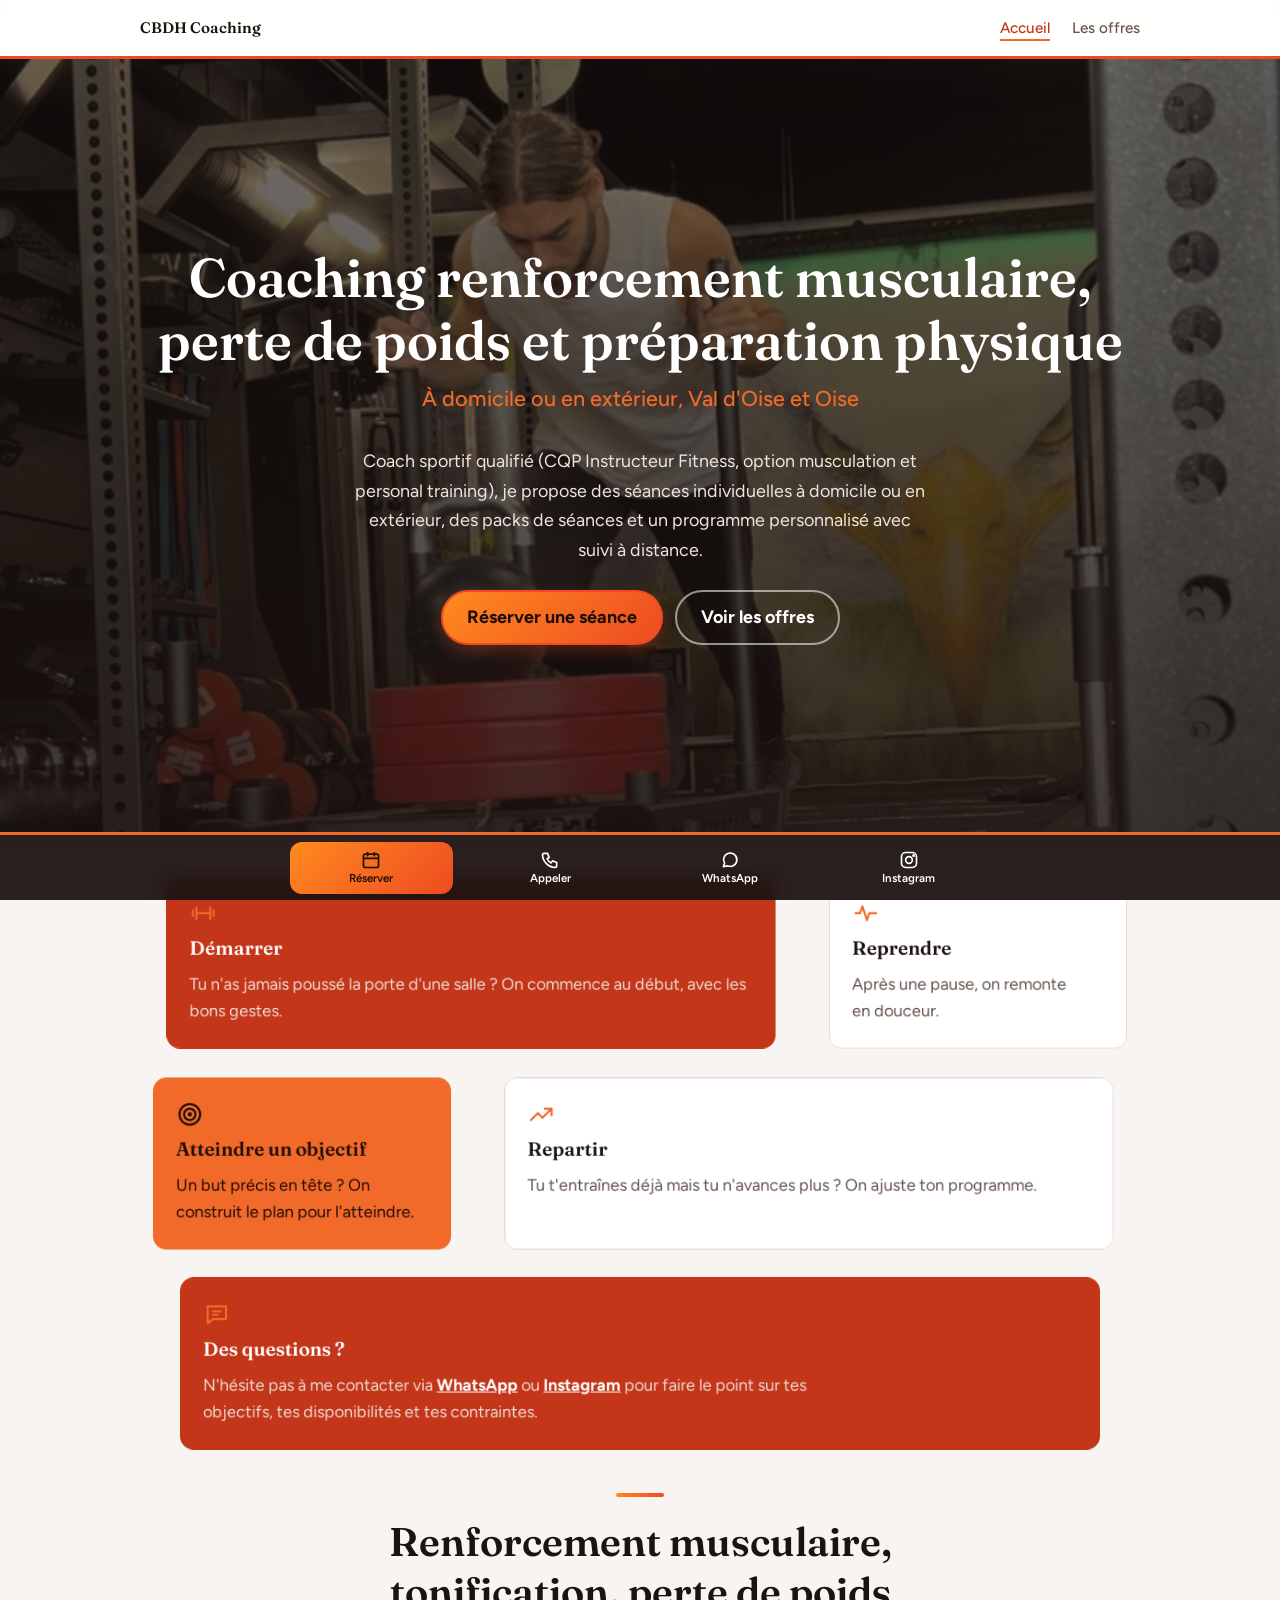
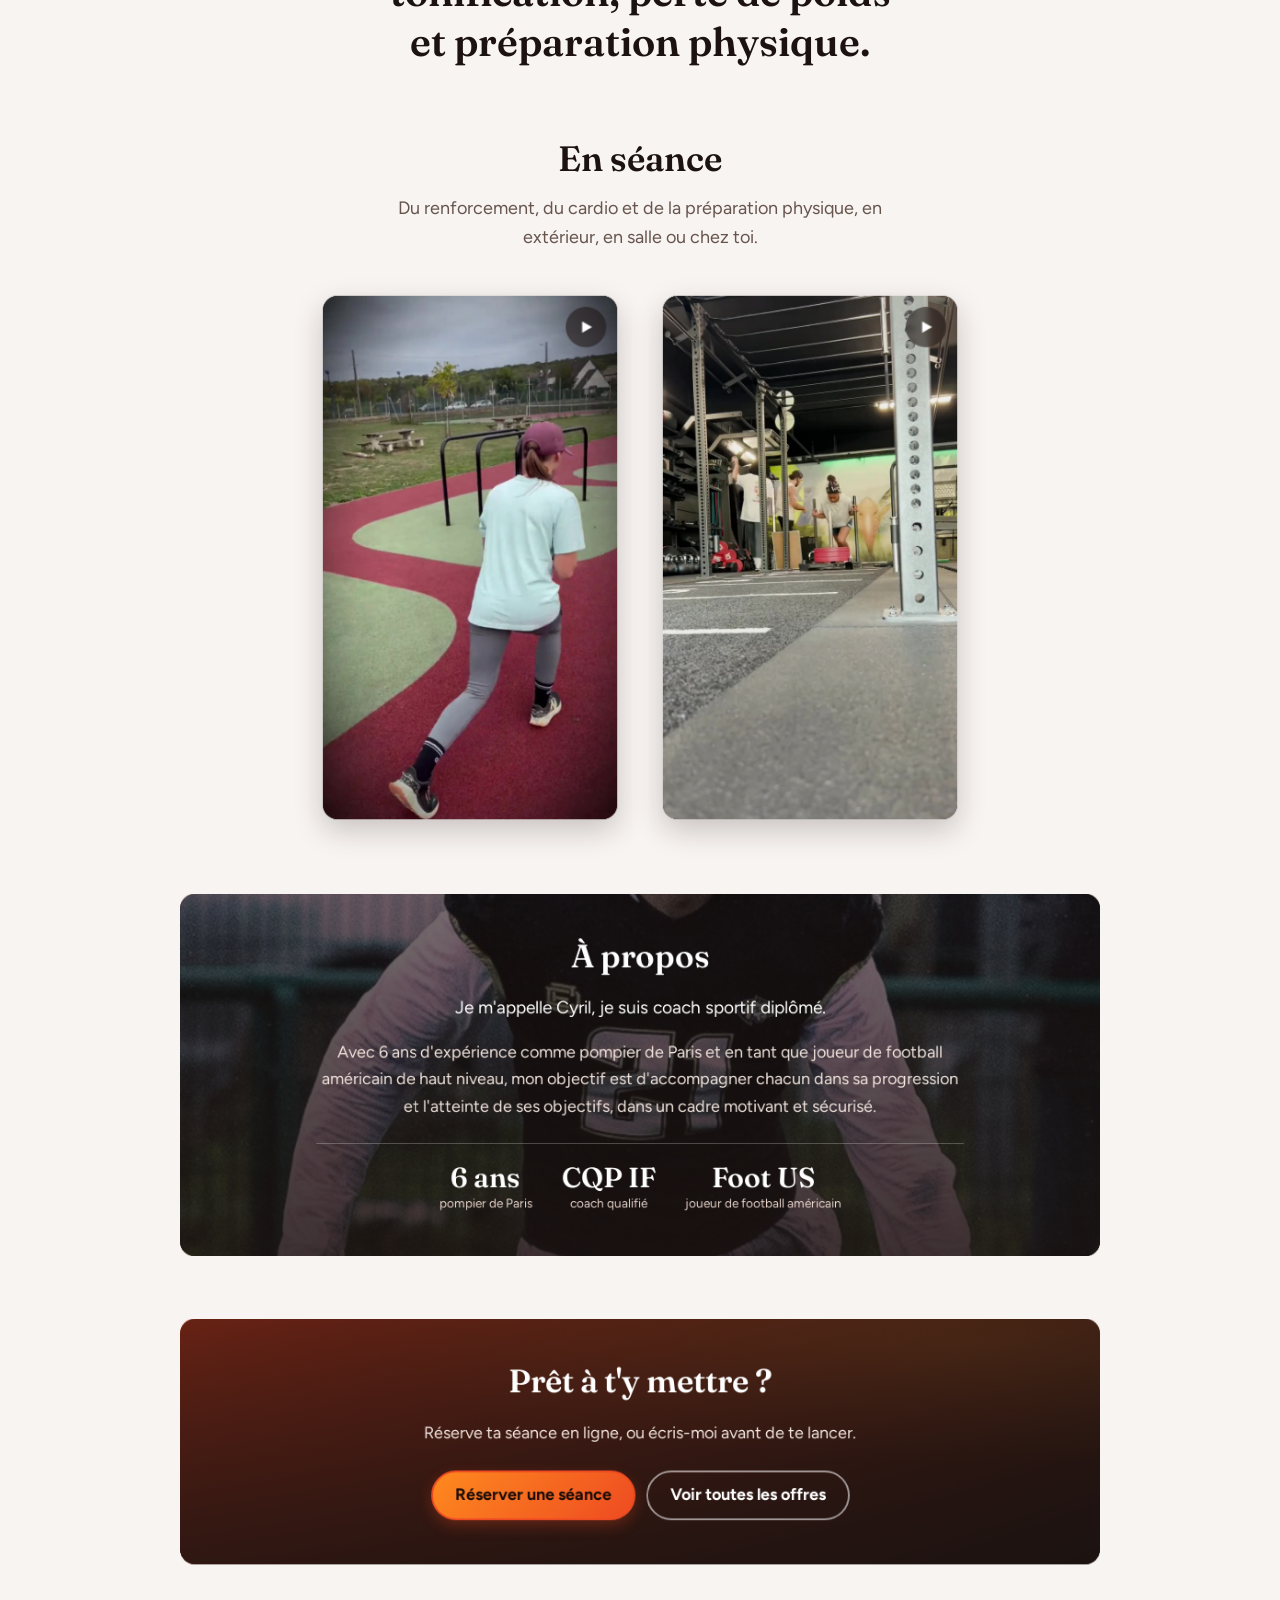
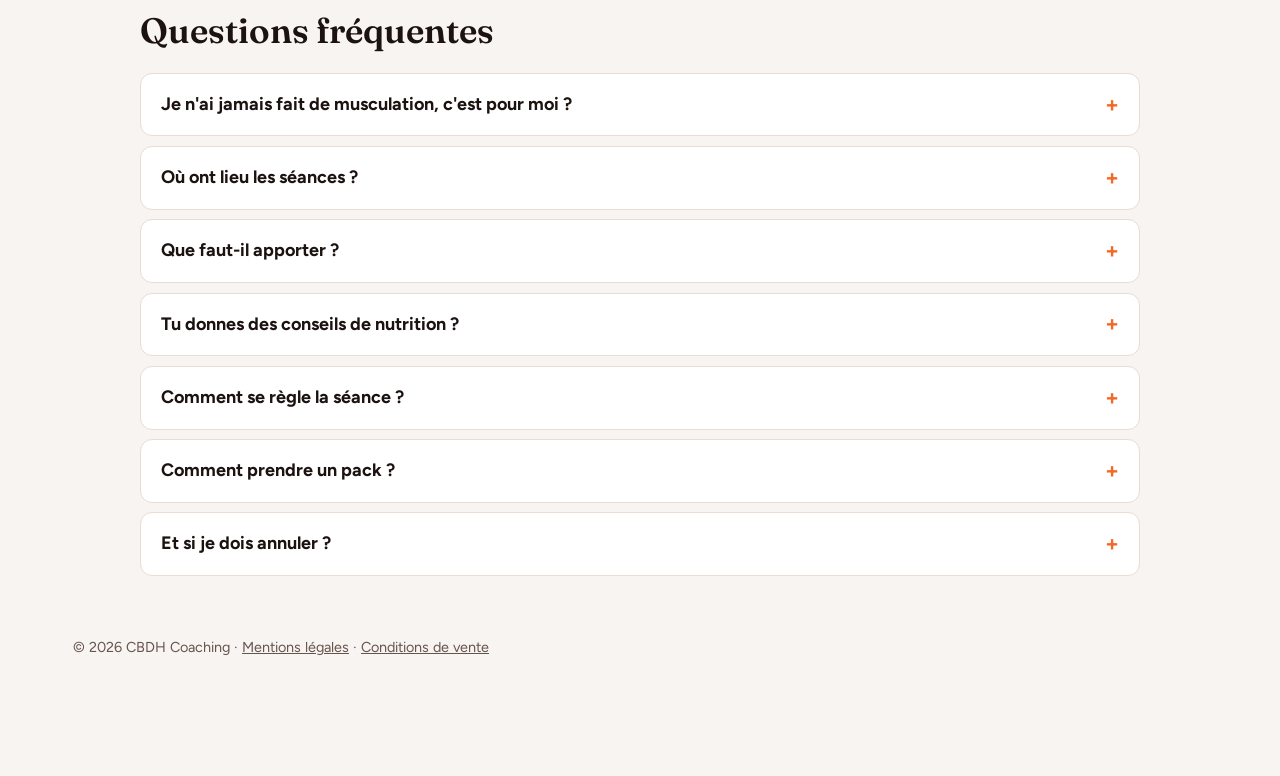
<file: index.html>
<!doctype html>
<html lang="fr">
  <head>
    <meta charset="utf-8" />
    <meta
      name="viewport"
      content="width=device-width, initial-scale=1, viewport-fit=cover"
    />
    <title>
      CBDH Coaching – Coaching renforcement musculaire, perte de poids et
      préparation physique à domicile
    </title>
    <meta
      name="description"
      content="Coaching privé de renforcement musculaire, perte de poids et préparation physique, à domicile ou en extérieur dans le Val d'Oise et l'Oise. Réservation en ligne."
    />
    <link rel="icon" href="images/favicon.svg?v=2" type="image/svg+xml" />
    <link
      rel="icon"
      href="images/favicon-48.png?v=2"
      type="image/png"
      sizes="48x48"
    />
    <link rel="apple-touch-icon" href="images/apple-touch-icon.png?v=2" />
    <meta property="og:type" content="website" />
    <meta property="og:locale" content="fr_FR" />
    <meta
      property="og:title"
      content="CBDH Coaching – Coaching renforcement musculaire, perte de poids et préparation physique"
    />
    <meta
      property="og:description"
      content="À domicile ou en extérieur, dans le Val d'Oise et l'Oise. Réservation en ligne."
    />
    <meta
      property="og:image"
      content="https://cbdhcoaching.vercel.app/images/partage.png"
    />
    <meta property="og:url" content="https://cbdhcoaching.vercel.app/" />
    <meta name="twitter:card" content="summary_large_image" />
    <script type="application/ld+json">
      {
        "@context": "https://schema.org",
        "@type": "ProfessionalService",
        "name": "CBDH Coaching",
        "description": "Coaching privé de renforcement musculaire, de perte de poids et de préparation physique, à domicile ou en extérieur, dans le Val d'Oise et l'Oise.",
        "founder": { "@type": "Person", "name": "Cyril Bonnet d'Hulster" },
        "areaServed": ["Val d'Oise", "Oise"],
        "email": "cyrilbdhcoaching@gmail.com",
        "telephone": "+33640977507",
        "url": "https://cbdhcoaching.vercel.app/",
        "sameAs": ["https://www.instagram.com/_cbdh_/"]
      }
    </script>
    <link rel="preconnect" href="https://fonts.googleapis.com" />
    <link rel="preconnect" href="https://fonts.gstatic.com" crossorigin />
    <link
      href="https://fonts.googleapis.com/css2?family=Figtree:wght@400;500;700&family=Fraunces:wght@600&display=swap"
      rel="stylesheet"
    />
    <link rel="stylesheet" href="css/style.css" />
  </head>
  <body>
    <header class="entete">
      <div class="conteneur">
        <a class="marque" href="index.html"><span>CBDH Coaching</span></a>
        <nav class="nav" aria-label="Navigation principale">
          <a href="index.html" aria-current="page">Accueil</a>
          <a href="offre.html">Les offres</a>
        </nav>
      </div>
    </header>

    <main>
      <section class="hero sur-fond">
        <figure class="fond">
          <img src="images/hero.jpg" alt="" onerror="this.remove()" />
        </figure>
        <div class="conteneur">
          <h1>
            Coaching renforcement musculaire, perte de poids et préparation
            physique<span class="h1-lieu"
              >À domicile ou en extérieur, Val d'Oise et Oise</span
            >
          </h1>
          <p>
            Coach sportif qualifié (CQP Instructeur Fitness, option musculation
            et personal training), je propose des séances individuelles à
            domicile ou en extérieur, des packs de séances et un programme
            personnalisé avec suivi à distance.
          </p>
          <div class="groupe-boutons">
            <a
              class="bouton"
              href="https://calendly.com/cbdhcoaching/seance-coaching"
              target="_blank"
              rel="noopener"
              >Réserver une séance</a
            >
            <a class="bouton clair" href="offre.html">Voir les offres</a>
          </div>
        </div>
      </section>

      <section class="bloc" id="pour-qui" aria-label="Pour qui">
        <div class="conteneur">
          <div class="mosaique">
            <div class="tuile sombre carte l4">
              <svg class="icone" viewBox="0 0 24 24" aria-hidden="true">
                <path d="M6 7v10M18 7v10M3 9.5v5M21 9.5v5M6 12h12" />
              </svg>
              <h3>Démarrer</h3>
              <p>
                Tu n'as jamais poussé la porte d'une salle&nbsp;? On commence au
                début, avec les bons gestes.
              </p>
            </div>
            <div class="tuile carte l2">
              <svg class="icone" viewBox="0 0 24 24" aria-hidden="true">
                <path d="M3 12h4l2-6 4 12 2-6h6" />
              </svg>
              <h3>Reprendre</h3>
              <p>Après une pause, on remonte en douceur.</p>
            </div>
            <div class="tuile ambre carte l2">
              <svg class="icone" viewBox="0 0 24 24" aria-hidden="true">
                <circle cx="12" cy="12" r="9" />
                <circle cx="12" cy="12" r="5" />
                <circle cx="12" cy="12" r="1" />
              </svg>
              <h3>Atteindre un objectif</h3>
              <p>
                Un but précis en tête&nbsp;? On construit le plan pour
                l'atteindre.
              </p>
            </div>
            <div class="tuile carte l4">
              <svg class="icone" viewBox="0 0 24 24" aria-hidden="true">
                <path d="M3 17l6-6 4 4 8-8M15 7h6v6" />
              </svg>
              <h3>Repartir</h3>
              <p>
                Tu t'entraînes déjà mais tu n'avances plus&nbsp;? On ajuste ton
                programme.
              </p>
            </div>
            <div class="tuile sombre carte l6 tuile-contact">
              <svg class="icone" viewBox="0 0 24 24" aria-hidden="true">
                <path d="M4 5h16v11H9l-5 4z" />
                <path d="M8.5 9.5h7M8.5 12.5h4" />
              </svg>
              <h3>Des questions&nbsp;?</h3>
              <p>
                N'hésite pas à me contacter via
                <a
                  href="https://wa.me/33640977507"
                  target="_blank"
                  rel="noopener"
                  >WhatsApp</a
                >
                ou
                <a
                  href="https://www.instagram.com/_cbdh_/"
                  target="_blank"
                  rel="noopener"
                  >Instagram</a
                >
                pour faire le point sur tes objectifs, tes disponibilités et tes
                contraintes.
              </p>
            </div>
          </div>
        </div>
      </section>

      <section
        class="bloc"
        style="padding-top: 0"
        aria-label="Domaines d'intervention"
      >
        <div class="conteneur">
          <p class="phrase">
            Renforcement musculaire, tonification, perte de poids et préparation
            physique.
          </p>
        </div>
      </section>

      <section class="bloc" id="en-seance" aria-label="En séance">
        <div class="conteneur">
          <h2 class="titre-centre">En séance</h2>
          <p class="intro-centre">
            Du renforcement, du cardio et de la préparation physique, en
            extérieur, en salle ou chez toi.
          </p>
          <!-- Pour ajouter une vidéo : copier un bloc <div class="video-carte carte"> ci-dessous, avec videos/seance-3.mp4 et images/seance-3.jpg. Le carrousel s'adapte tout seul. -->
          <div class="videos" id="videos">
            <div class="video-carte carte">
              <video
                muted
                loop
                playsinline
                preload="metadata"
                poster="images/seance.jpg"
                width="720"
                height="1280"
                aria-label="Séance de coaching en extérieur"
              >
                <source src="videos/seance.mp4" type="video/mp4" />
              </video>
            </div>
            <div class="video-carte carte">
              <video
                muted
                loop
                playsinline
                preload="metadata"
                poster="images/seance-2.jpg"
                width="720"
                height="1280"
                aria-label="Séance de coaching en salle"
              >
                <source src="videos/seance-2.mp4" type="video/mp4" />
              </video>
            </div>
          </div>
        </div>
      </section>

      <section class="bloc" id="a-propos" style="padding-top: 0">
        <div class="conteneur">
          <div class="panneau photo-droite sur-fond carte">
            <figure class="fond">
              <img
                src="images/portrait.jpg"
                alt="Cyril, joueur de football américain, en action"
                loading="lazy"
                onerror="this.remove()"
              />
            </figure>
            <div class="contenu">
              <h2>À propos</h2>
              <p class="chapeau">
                Je m'appelle Cyril, je suis coach sportif diplômé.
              </p>
              <p>
                Avec 6 ans d'expérience comme pompier de Paris et en tant que
                joueur de football américain de haut niveau, mon objectif est
                d'accompagner chacun dans sa progression et l'atteinte de ses
                objectifs, dans un cadre motivant et sécurisé.
              </p>
              <dl class="chiffres">
                <div>
                  <dt>6 ans</dt>
                  <dd>pompier de Paris</dd>
                </div>
                <div>
                  <dt>CQP IF</dt>
                  <dd>coach qualifié</dd>
                </div>
                <div>
                  <dt>Foot US</dt>
                  <dd>joueur de football américain</dd>
                </div>
              </dl>
            </div>
          </div>
        </div>
      </section>

      <section class="bloc" style="padding-top: 0">
        <div class="conteneur">
          <div class="panneau sur-fond carte">
            <div class="contenu">
              <h2>Prêt à t'y mettre&nbsp;?</h2>
              <p>
                Réserve ta séance en ligne, ou écris-moi avant de te lancer.
              </p>
              <div class="groupe-boutons">
                <a
                  class="bouton"
                  href="https://calendly.com/cbdhcoaching/seance-coaching"
                  target="_blank"
                  rel="noopener"
                  >Réserver une séance</a
                >
                <a class="bouton clair" href="offre.html"
                  >Voir toutes les offres</a
                >
              </div>
            </div>
          </div>
        </div>
      </section>

      <section class="bloc" id="faq" style="padding-top: 0">
        <div class="conteneur">
          <h2>Questions fréquentes</h2>
          <div class="faq">
            <details name="faq">
              <summary>
                Je n'ai jamais fait de musculation, c'est pour moi&nbsp;?
              </summary>
              <p>
                Oui. On commence à ton niveau, avec les gestes de base et un
                programme simple. Beaucoup de personnes qui viennent n'ont
                jamais mis les pieds dans une salle.
              </p>
            </details>
            <details name="faq">
              <summary>Où ont lieu les séances&nbsp;?</summary>
              <p>
                À ton domicile, partout dans le Val d'Oise et dans l'Oise, ou en
                extérieur. On choisit ensemble le lieu après ta réservation.
              </p>
            </details>
            <details name="faq">
              <summary>Que faut-il apporter&nbsp;?</summary>
              <p>Ta tenue de sport, une serviette et une bouteille d'eau.</p>
            </details>
            <details name="faq">
              <summary>Tu donnes des conseils de nutrition&nbsp;?</summary>
              <p>
                Oui. Je te donne des conseils d'alimentation simples, adaptés à
                ton objectif et issus de ma formation. Ils ne remplacent pas un
                suivi médical ou diététique.
              </p>
            </details>
            <details name="faq">
              <summary>Comment se règle la séance&nbsp;?</summary>
              <p>
                En ligne au moment de la réservation, par carte bancaire ou
                Apple Pay. Pour les séances suivantes, un règlement en espèces
                est aussi possible.
              </p>
            </details>
            <details name="faq">
              <summary>Comment prendre un pack&nbsp;?</summary>
              <p>
                Les packs de 4 et 8 séances sont valables 2 mois. On en parle
                ensemble par message ou par téléphone, puis on organise les
                séances selon tes disponibilités. Le programme personnalisé se
                prend de la même façon&nbsp;: on en discute, puis tu le règles
                par lien de paiement sécurisé.
              </p>
            </details>
            <details name="faq">
              <summary>Et si je dois annuler&nbsp;?</summary>
              <p>
                L'annulation et le report se font en ligne, depuis le lien
                présent dans ton e-mail de confirmation.
              </p>
            </details>
          </div>
        </div>
      </section>
    </main>
    <footer class="pied">
      <p>
        © 2026 CBDH Coaching ·
        <a href="mentions-legales.html">Mentions légales</a> ·
        <a href="conditions-generales.html">Conditions de vente</a>
      </p>
    </footer>
    <nav class="barre-contact" aria-label="Contact rapide">
      <div class="conteneur">
        <a
          class="principal"
          href="https://calendly.com/cbdhcoaching/seance-coaching"
          target="_blank"
          rel="noopener"
        >
          <svg viewBox="0 0 24 24" aria-hidden="true">
            <rect x="3" y="5" width="18" height="16" rx="2" />
            <path d="M3 10h18M8 3v4M16 3v4" /></svg
          >Réserver</a
        >
        <a href="tel:+33640977507">
          <svg viewBox="0 0 24 24" aria-hidden="true">
            <path
              d="M5 4h4l2 5-2.5 1.5a11 11 0 0 0 5 5L15 13l5 2v4a2 2 0 0 1-2 2A16 16 0 0 1 3 6a2 2 0 0 1 2-2z"
            /></svg
          >Appeler</a
        >
        <a href="https://wa.me/33640977507" target="_blank" rel="noopener">
          <svg viewBox="0 0 24 24" aria-hidden="true">
            <path d="M4 20l1.5-4A8 8 0 1 1 9 19z" /></svg
          >WhatsApp</a
        >
        <a
          href="https://www.instagram.com/_cbdh_/"
          target="_blank"
          rel="noopener"
        >
          <svg viewBox="0 0 24 24" aria-hidden="true">
            <rect x="3" y="3" width="18" height="18" rx="5" />
            <circle cx="12" cy="12" r="4" />
            <circle cx="17.5" cy="6.5" r=".8" fill="currentColor" /></svg
          >Instagram</a
        >
      </div>
    </nav>
    <script src="js/site.js" defer></script>
  </body>
</html>
</file>
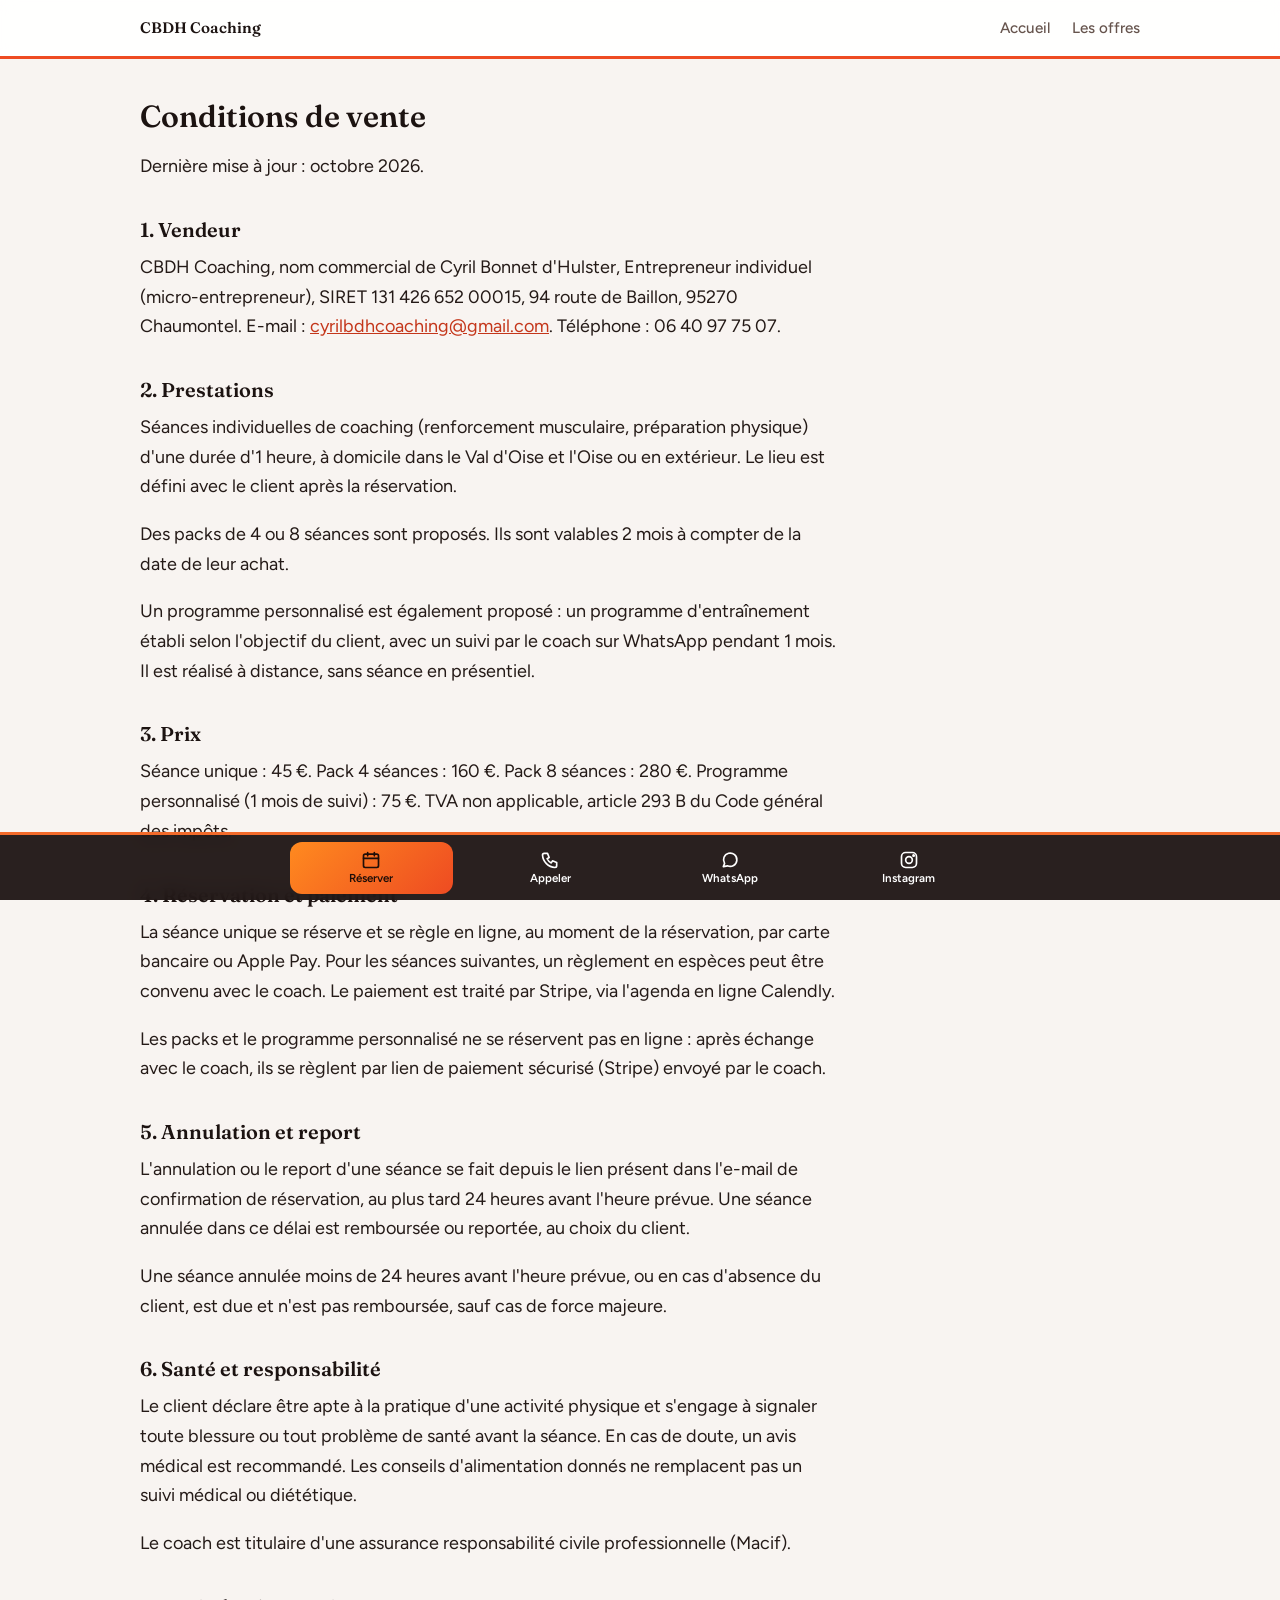
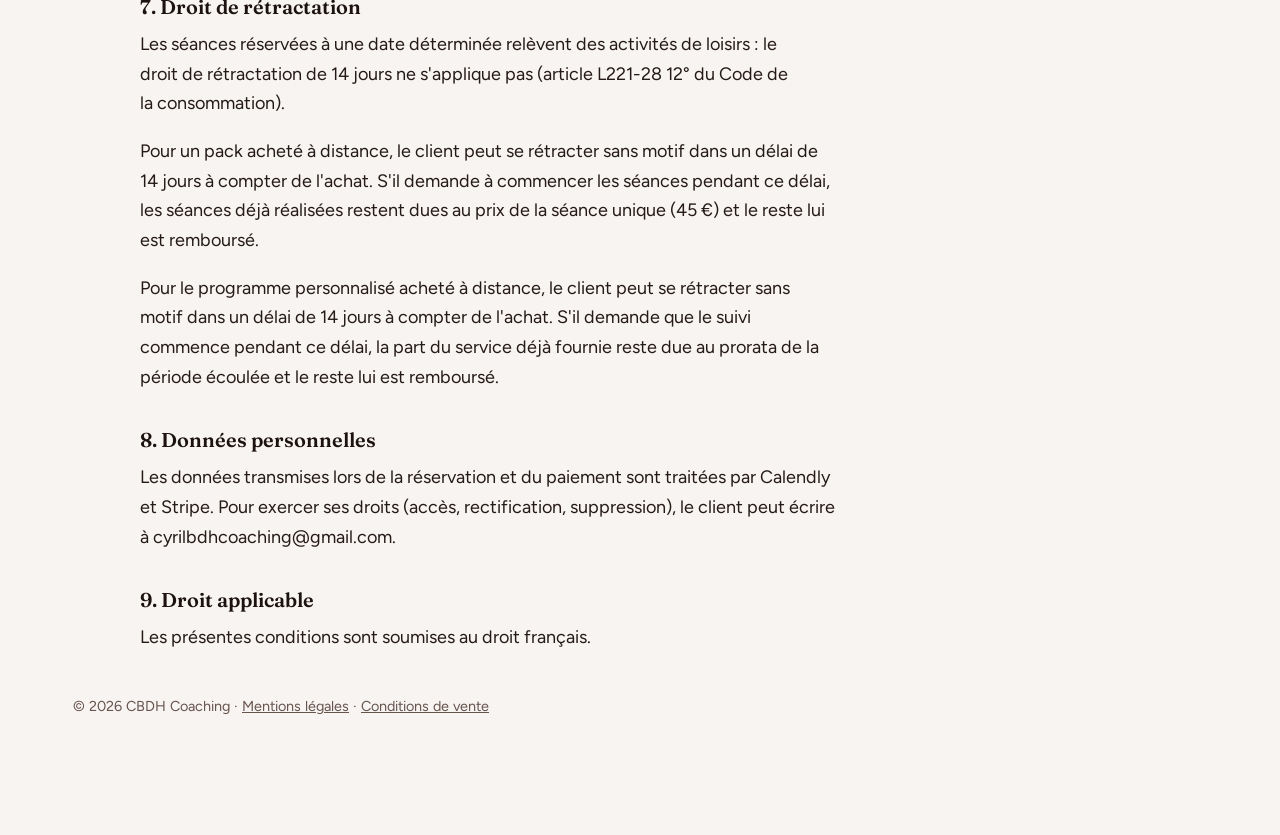
<file: conditions-generales.html>
<!DOCTYPE html>
<html lang="fr">
<head>
  <meta charset="utf-8">
  <meta name="viewport" content="width=device-width, initial-scale=1, viewport-fit=cover">
  <title>Conditions de vente | CBDH Coaching</title>
  <meta name="description" content="Conditions de vente du coaching privé proposé par CBDH Coaching.">
  <link rel="icon" href="images/favicon.svg?v=2" type="image/svg+xml">
  <link rel="icon" href="images/favicon-48.png?v=2" type="image/png" sizes="48x48">
  <link rel="apple-touch-icon" href="images/apple-touch-icon.png?v=2">
  <meta name="robots" content="noindex">
  <link rel="preconnect" href="https://fonts.googleapis.com">
  <link rel="preconnect" href="https://fonts.gstatic.com" crossorigin>
  <link href="https://fonts.googleapis.com/css2?family=Figtree:wght@400;500;700&family=Fraunces:wght@600&display=swap" rel="stylesheet">
  <link rel="stylesheet" href="css/style.css">
</head>
<body>

  <header class="entete">
    <div class="conteneur">
      <a class="marque" href="index.html"><span>CBDH Coaching</span></a>
      <nav class="nav" aria-label="Navigation principale">
        <a href="index.html">Accueil</a>
        <a href="offre.html">Les offres</a>
      </nav>
    </div>
  </header>

  <main class="texte-long">
    <div class="conteneur">
      <!-- MODÈLE SIMPLE À FAIRE RELIRE. -->
      <h1>Conditions de vente</h1>
      <p>Dernière mise à jour&nbsp;: octobre 2026.</p>

      <h2>1. Vendeur</h2>
      <p>CBDH Coaching, nom commercial de Cyril Bonnet d'Hulster, Entrepreneur individuel (micro-entrepreneur), SIRET 131 426 652 00015, 94 route de Baillon, 95270 Chaumontel. E-mail&nbsp;: <a href="mailto:cyrilbdhcoaching@gmail.com">cyrilbdhcoaching@gmail.com</a>. Téléphone&nbsp;: 06 40 97 75 07.</p>

      <h2>2. Prestations</h2>
      <p>Séances individuelles de coaching (renforcement musculaire, préparation physique) d'une durée d'1 heure, à domicile dans le Val d'Oise et l'Oise ou en extérieur. Le lieu est défini avec le client après la réservation.</p>
      <p>Des packs de 4 ou 8 séances sont proposés. Ils sont valables 2 mois à compter de la date de leur achat.</p>
      <p>Un programme personnalisé est également proposé&nbsp;: un programme d'entraînement établi selon l'objectif du client, avec un suivi par le coach sur WhatsApp pendant 1&nbsp;mois. Il est réalisé à distance, sans séance en présentiel.

      <h2>3. Prix</h2>
      <p>Séance unique&nbsp;: 45&nbsp;€. Pack 4 séances&nbsp;: 160&nbsp;€. Pack 8 séances&nbsp;: 280&nbsp;€. Programme personnalisé (1 mois de suivi)&nbsp;: 75&nbsp;€. TVA non applicable, article 293 B du Code général des impôts.</p>

      <h2>4. Réservation et paiement</h2>
      <p>La séance unique se réserve et se règle en ligne, au moment de la réservation, par carte bancaire ou Apple Pay. Pour les séances suivantes, un règlement en espèces peut être convenu avec le coach. Le paiement est traité par Stripe, via l'agenda en ligne Calendly.</p>
      <p>Les packs et le programme personnalisé ne se réservent pas en ligne&nbsp;: après échange avec le coach, ils se règlent par lien de paiement sécurisé (Stripe) envoyé par le coach.</p>

      <h2>5. Annulation et report</h2>
      <p>L'annulation ou le report d'une séance se fait depuis le lien présent dans l'e-mail de confirmation de réservation, au plus tard 24 heures avant l'heure prévue. Une séance annulée dans ce délai est remboursée ou reportée, au choix du client.</p>
      <p>Une séance annulée moins de 24 heures avant l'heure prévue, ou en cas d'absence du client, est due et n'est pas remboursée, sauf cas de force majeure.</p>

      <h2>6. Santé et responsabilité</h2>
      <p>Le client déclare être apte à la pratique d'une activité physique et s'engage à signaler toute blessure ou tout problème de santé avant la séance. En cas de doute, un avis médical est recommandé. Les conseils d'alimentation donnés ne remplacent pas un suivi médical ou diététique.</p>
      <p>Le coach est titulaire d'une assurance responsabilité civile professionnelle (Macif).</p>

      <h2>7. Droit de rétractation</h2>
      <p>Les séances réservées à une date déterminée relèvent des activités de loisirs&nbsp;: le droit de rétractation de 14 jours ne s'applique pas (article L221-28 12° du Code de la consommation).</p>
      <p>Pour un pack acheté à distance, le client peut se rétracter sans motif dans un délai de 14 jours à compter de l'achat. S'il demande à commencer les séances pendant ce délai, les séances déjà réalisées restent dues au prix de la séance unique (45&nbsp;€) et le reste lui est remboursé.</p>
      <p>Pour le programme personnalisé acheté à distance, le client peut se rétracter sans motif dans un délai de 14 jours à compter de l'achat. S'il demande que le suivi commence pendant ce délai, la part du service déjà fournie reste due au prorata de la période écoulée et le reste lui est remboursé.</p>

      <h2>8. Données personnelles</h2>
      <p>Les données transmises lors de la réservation et du paiement sont traitées par Calendly et Stripe. Pour exercer ses droits (accès, rectification, suppression), le client peut écrire à cyrilbdhcoaching@gmail.com.</p>

      <h2>9. Droit applicable</h2>
      <p>Les présentes conditions sont soumises au droit français.</p>
    </div>
  </main>
  <footer class="pied">
    <p>© 2026 CBDH Coaching · <a href="mentions-legales.html">Mentions légales</a> · <a href="conditions-generales.html">Conditions de vente</a></p>
  </footer>
  <nav class="barre-contact" aria-label="Contact rapide">
    <div class="conteneur">
      <a class="principal" href="https://calendly.com/cbdhcoaching/seance-coaching" target="_blank" rel="noopener">
        <svg viewBox="0 0 24 24" aria-hidden="true"><rect x="3" y="5" width="18" height="16" rx="2"/><path d="M3 10h18M8 3v4M16 3v4"/></svg>Réserver</a>
      <a href="tel:+33640977507">
        <svg viewBox="0 0 24 24" aria-hidden="true"><path d="M5 4h4l2 5-2.5 1.5a11 11 0 0 0 5 5L15 13l5 2v4a2 2 0 0 1-2 2A16 16 0 0 1 3 6a2 2 0 0 1 2-2z"/></svg>Appeler</a>
      <a href="https://wa.me/33640977507" target="_blank" rel="noopener">
        <svg viewBox="0 0 24 24" aria-hidden="true"><path d="M4 20l1.5-4A8 8 0 1 1 9 19z"/></svg>WhatsApp</a>
      <a href="https://www.instagram.com/_cbdh_/" target="_blank" rel="noopener">
        <svg viewBox="0 0 24 24" aria-hidden="true"><rect x="3" y="3" width="18" height="18" rx="5"/><circle cx="12" cy="12" r="4"/><circle cx="17.5" cy="6.5" r=".8" fill="currentColor"/></svg>Instagram</a>
    </div>
  </nav>
  <script src="js/site.js" defer></script>
</body>
</html>
</file>
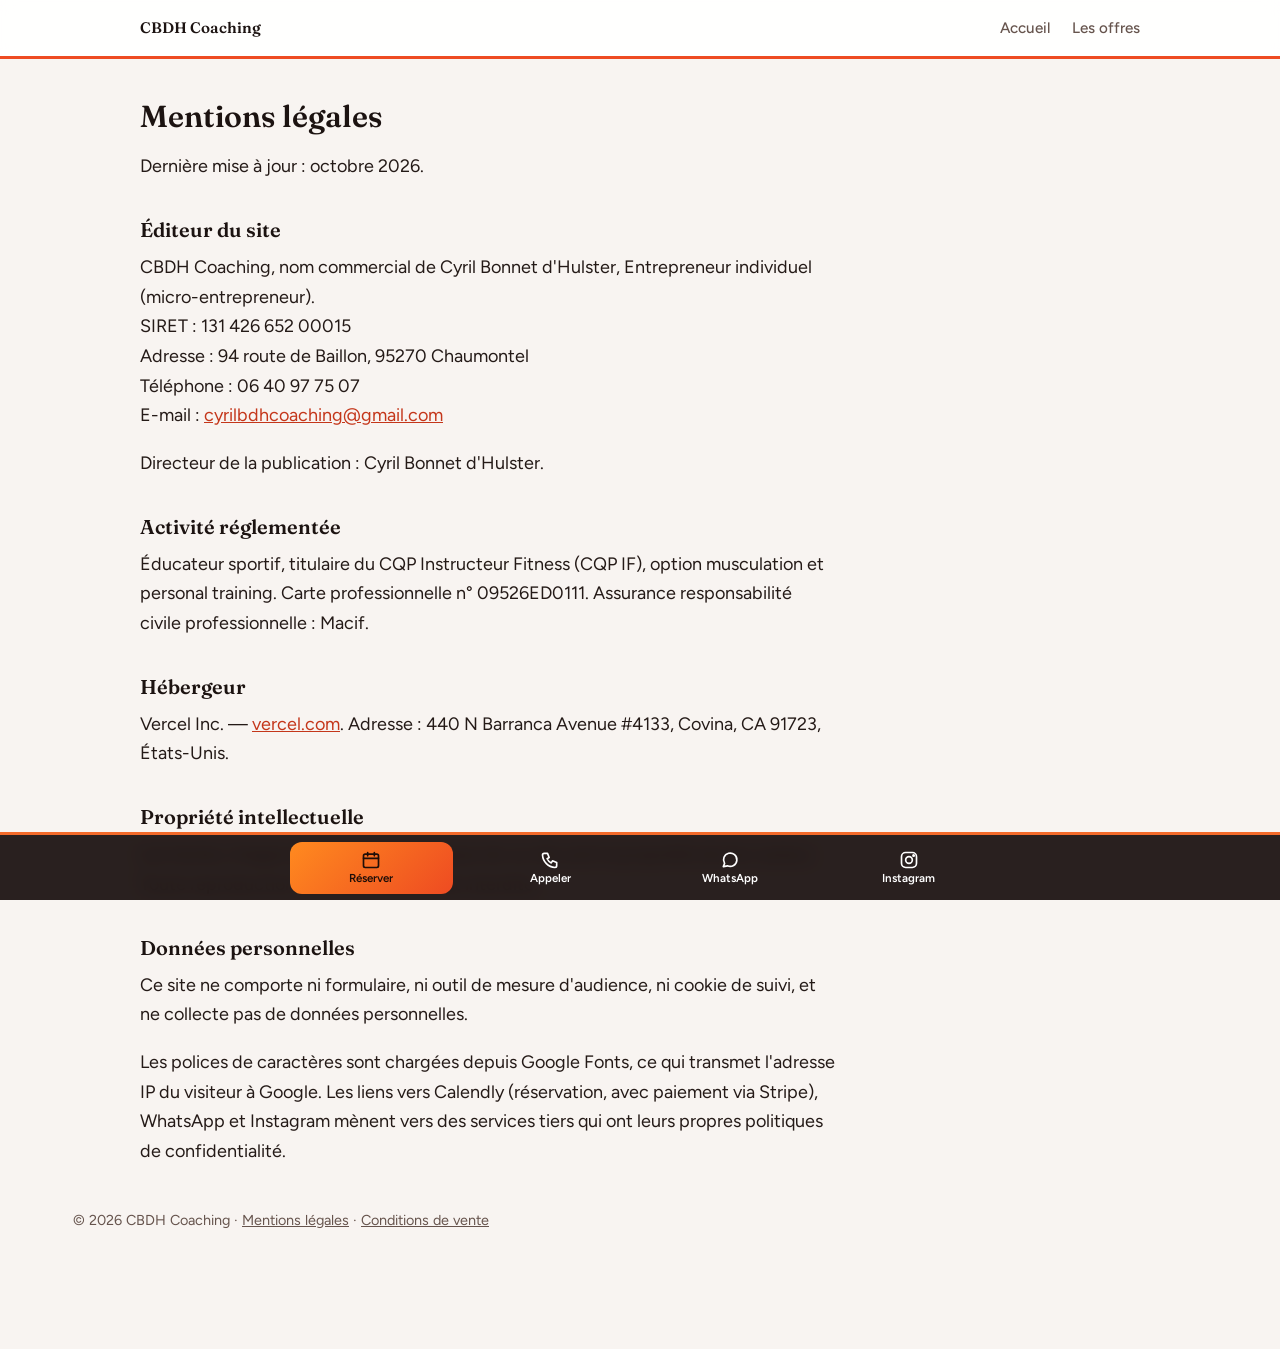
<file: mentions-legales.html>
<!DOCTYPE html>
<html lang="fr">
<head>
  <meta charset="utf-8">
  <meta name="viewport" content="width=device-width, initial-scale=1, viewport-fit=cover">
  <title>Mentions légales | CBDH Coaching</title>
  <meta name="description" content="Mentions légales du site CBDH Coaching, coaching sportif dans le Val d'Oise et l'Oise.">
  <link rel="icon" href="images/favicon.svg?v=2" type="image/svg+xml">
  <link rel="icon" href="images/favicon-48.png?v=2" type="image/png" sizes="48x48">
  <link rel="apple-touch-icon" href="images/apple-touch-icon.png?v=2">
  <meta name="robots" content="noindex">
  <link rel="preconnect" href="https://fonts.googleapis.com">
  <link rel="preconnect" href="https://fonts.gstatic.com" crossorigin>
  <link href="https://fonts.googleapis.com/css2?family=Figtree:wght@400;500;700&family=Fraunces:wght@600&display=swap" rel="stylesheet">
  <link rel="stylesheet" href="css/style.css">
</head>
<body>

  <header class="entete">
    <div class="conteneur">
      <a class="marque" href="index.html"><span>CBDH Coaching</span></a>
      <nav class="nav" aria-label="Navigation principale">
        <a href="index.html">Accueil</a>
        <a href="offre.html">Les offres</a>
      </nav>
    </div>
  </header>

  <main class="texte-long">
    <div class="conteneur">
      <h1>Mentions légales</h1>
      <p>Dernière mise à jour&nbsp;: octobre 2026.</p>

      <h2>Éditeur du site</h2>
      <p>CBDH Coaching, nom commercial de Cyril Bonnet d'Hulster, Entrepreneur individuel (micro-entrepreneur).<br>
      SIRET&nbsp;: 131 426 652 00015<br>
      Adresse&nbsp;: 94 route de Baillon, 95270 Chaumontel<br>
      Téléphone&nbsp;: 06 40 97 75 07<br>
      E-mail&nbsp;: <a href="mailto:cyrilbdhcoaching@gmail.com">cyrilbdhcoaching@gmail.com</a></p>
      <p>Directeur de la publication&nbsp;: Cyril Bonnet d'Hulster.</p>

      <h2>Activité réglementée</h2>
      <p>Éducateur sportif, titulaire du CQP Instructeur Fitness (CQP IF), option musculation et personal training. Carte professionnelle n° 09526ED0111. Assurance responsabilité civile professionnelle&nbsp;: Macif.</p>

      <h2>Hébergeur</h2>
      <p>Vercel Inc. — <a href="https://vercel.com" target="_blank" rel="noopener">vercel.com</a>. Adresse&nbsp;: 440 N Barranca Avenue #4133, Covina, CA 91723, États-Unis.</p>

      <h2>Propriété intellectuelle</h2>
      <p>Les textes, images et éléments graphiques de ce site sont la propriété de leur auteur. Toute reproduction sans autorisation est interdite.</p>

      <h2>Données personnelles</h2>
      <p>Ce site ne comporte ni formulaire, ni outil de mesure d'audience, ni cookie de suivi, et ne collecte pas de données personnelles.</p>
      <p>Les polices de caractères sont chargées depuis Google Fonts, ce qui transmet l'adresse IP du visiteur à Google. Les liens vers Calendly (réservation, avec paiement via Stripe), WhatsApp et Instagram mènent vers des services tiers qui ont leurs propres politiques de confidentialité.</p>
    </div>
  </main>
  <footer class="pied">
    <p>© 2026 CBDH Coaching · <a href="mentions-legales.html">Mentions légales</a> · <a href="conditions-generales.html">Conditions de vente</a></p>
  </footer>
  <nav class="barre-contact" aria-label="Contact rapide">
    <div class="conteneur">
      <a class="principal" href="https://calendly.com/cbdhcoaching/seance-coaching" target="_blank" rel="noopener">
        <svg viewBox="0 0 24 24" aria-hidden="true"><rect x="3" y="5" width="18" height="16" rx="2"/><path d="M3 10h18M8 3v4M16 3v4"/></svg>Réserver</a>
      <a href="tel:+33640977507">
        <svg viewBox="0 0 24 24" aria-hidden="true"><path d="M5 4h4l2 5-2.5 1.5a11 11 0 0 0 5 5L15 13l5 2v4a2 2 0 0 1-2 2A16 16 0 0 1 3 6a2 2 0 0 1 2-2z"/></svg>Appeler</a>
      <a href="https://wa.me/33640977507" target="_blank" rel="noopener">
        <svg viewBox="0 0 24 24" aria-hidden="true"><path d="M4 20l1.5-4A8 8 0 1 1 9 19z"/></svg>WhatsApp</a>
      <a href="https://www.instagram.com/_cbdh_/" target="_blank" rel="noopener">
        <svg viewBox="0 0 24 24" aria-hidden="true"><rect x="3" y="3" width="18" height="18" rx="5"/><circle cx="12" cy="12" r="4"/><circle cx="17.5" cy="6.5" r=".8" fill="currentColor"/></svg>Instagram</a>
    </div>
  </nav>
  <script src="js/site.js" defer></script>
</body>
</html>
</file>
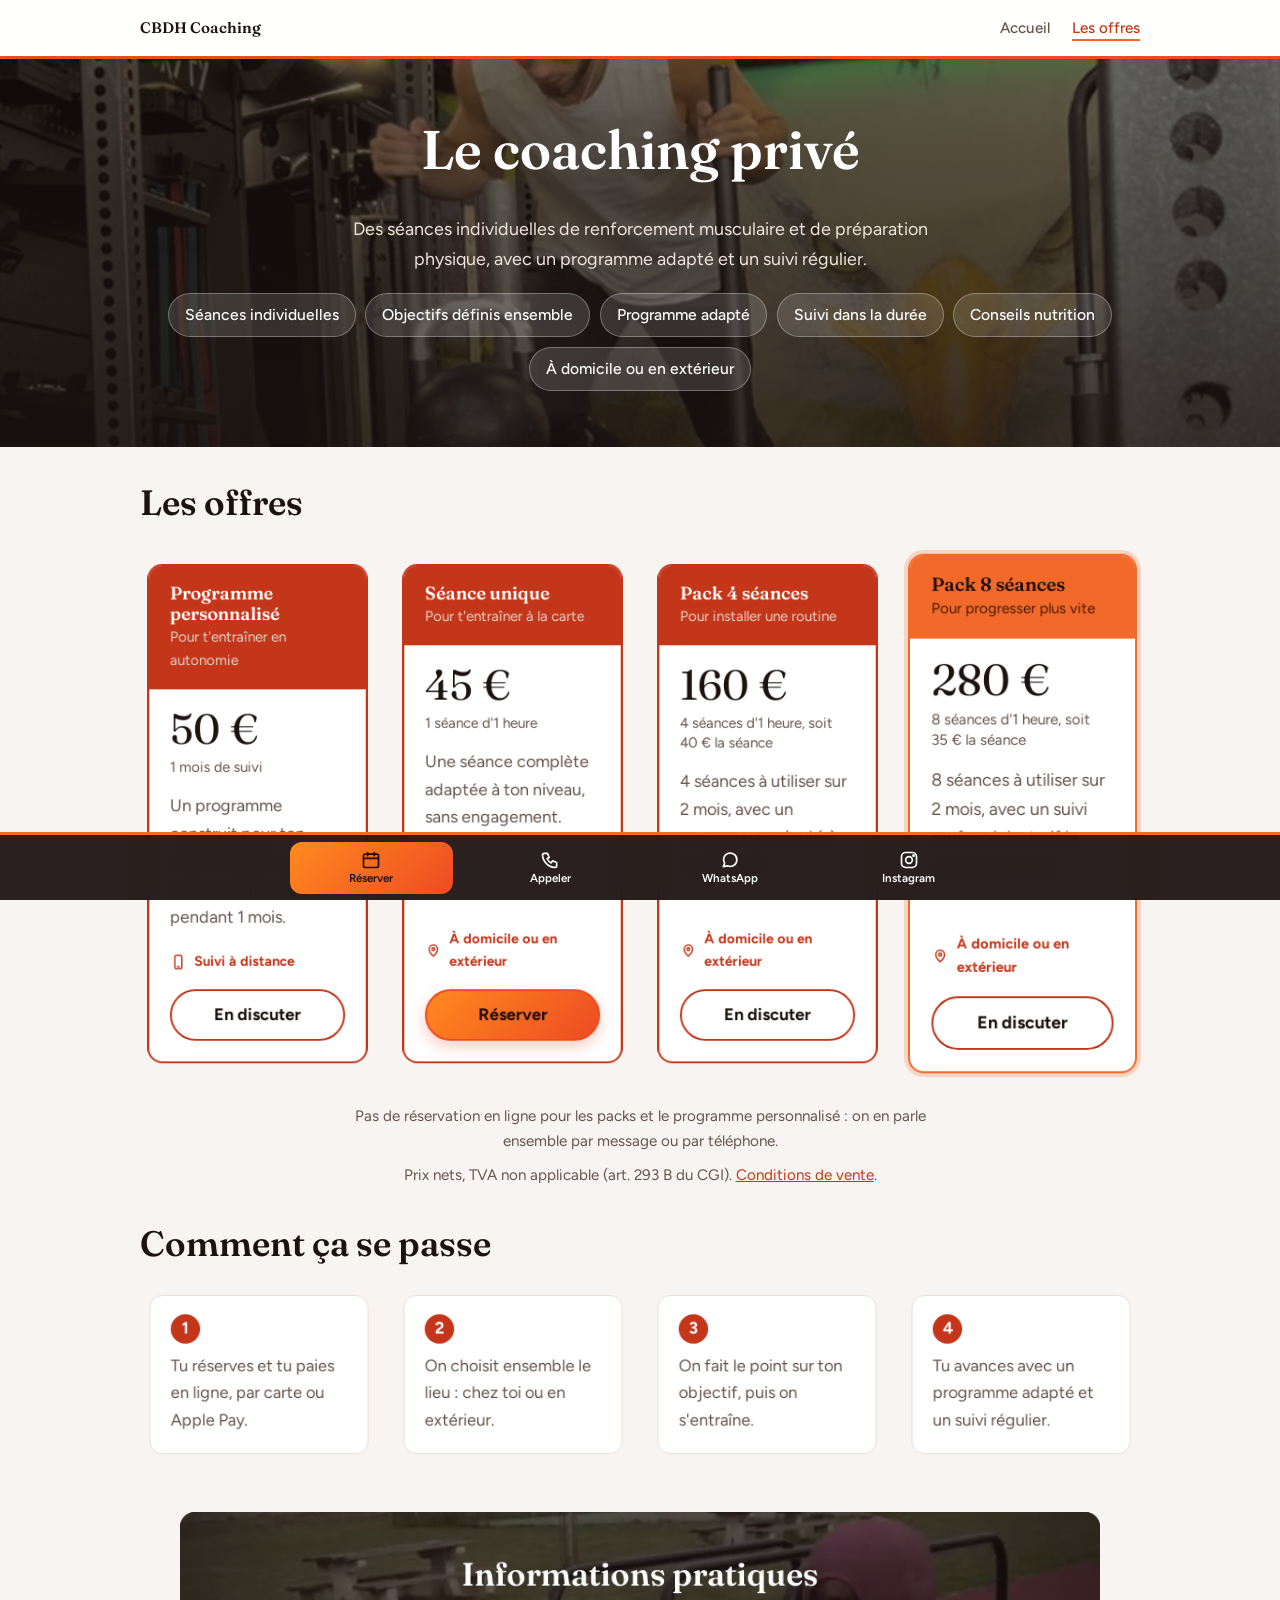
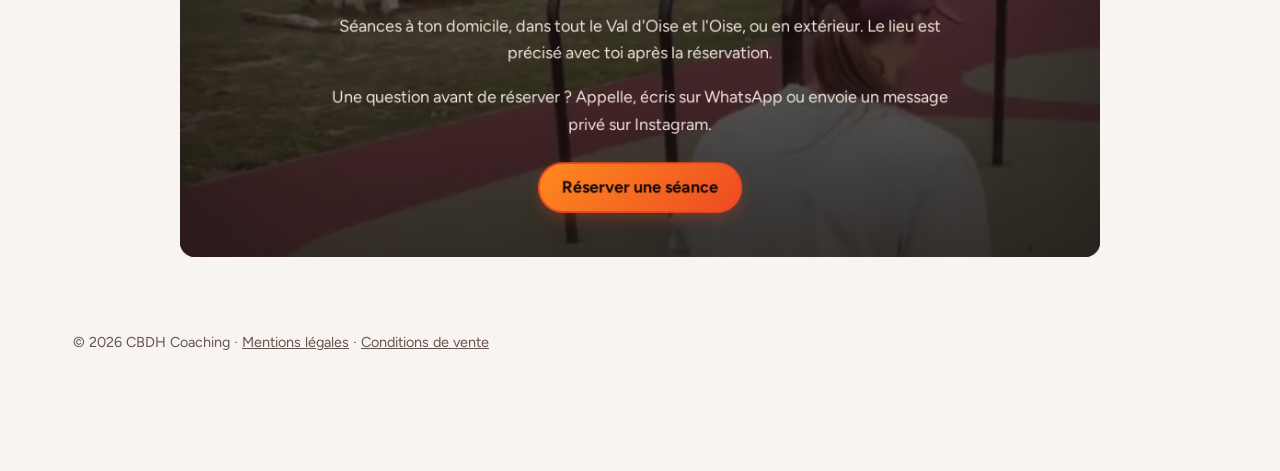
<file: offre.html>
<!doctype html>
<html lang="fr">
  <head>
    <meta charset="utf-8" />
    <meta
      name="viewport"
      content="width=device-width, initial-scale=1, viewport-fit=cover"
    />
    <title>Les offres – Coaching renforcement musculaire | CBDH Coaching</title>
    <meta
      name="description"
      content="Séance unique à 45 €, packs de séances et programme personnalisé à 75 € : les offres de coaching privé à domicile dans le Val d'Oise et l'Oise."
    />
    <link rel="icon" href="images/favicon.svg?v=2" type="image/svg+xml" />
    <link
      rel="icon"
      href="images/favicon-48.png?v=2"
      type="image/png"
      sizes="48x48"
    />
    <link rel="apple-touch-icon" href="images/apple-touch-icon.png?v=2" />
    <meta property="og:type" content="website" />
    <meta property="og:locale" content="fr_FR" />
    <meta
      property="og:title"
      content="CBDH Coaching – Coaching à domicile ou en extérieur"
    />
    <meta
      property="og:description"
      content="Coaching privé de renforcement musculaire, de perte de poids et de préparation physique, à domicile ou en extérieur, pour débuter ou progresser. Réservation en ligne."
    />
    <meta
      property="og:image"
      content="https://cbdhcoaching.vercel.app/images/partage.png"
    />
    <meta property="og:url" content="https://cbdhcoaching.vercel.app/" />
    <meta name="twitter:card" content="summary_large_image" />
    <script type="application/ld+json">
      {
        "@context": "https://schema.org",
        "@type": "ProfessionalService",
        "name": "CBDH Coaching",
        "description": "Coaching privé de renforcement musculaire, de perte de poids et de préparation physique, à domicile ou en extérieur, dans le Val d'Oise et l'Oise.",
        "founder": { "@type": "Person", "name": "Cyril Bonnet d'Hulster" },
        "areaServed": ["Val d'Oise", "Oise"],
        "email": "cyrilbdhcoaching@gmail.com",
        "telephone": "+33640977507",
        "url": "https://cbdhcoaching.vercel.app/",
        "sameAs": ["https://www.instagram.com/_cbdh_/"]
      }
    </script>
    <link rel="preconnect" href="https://fonts.googleapis.com" />
    <link rel="preconnect" href="https://fonts.gstatic.com" crossorigin />
    <link
      href="https://fonts.googleapis.com/css2?family=Figtree:wght@400;500;700&family=Fraunces:wght@600&display=swap"
      rel="stylesheet"
    />
    <link rel="stylesheet" href="css/style.css" />
  </head>
  <body>
    <header class="entete">
      <div class="conteneur">
        <a class="marque" href="index.html"><span>CBDH Coaching</span></a>
        <nav class="nav" aria-label="Navigation principale">
          <a href="index.html">Accueil</a>
          <a href="offre.html" aria-current="page">Les offres</a>
        </nav>
      </div>
    </header>

    <main>
      <section class="hero court sur-fond">
        <figure class="fond">
          <img src="images/hero.jpg" alt="" onerror="this.remove()" />
        </figure>
        <div class="conteneur">
          <h1>Le coaching privé</h1>
          <p>
            Des séances individuelles de renforcement musculaire et de
            préparation physique, avec un programme adapté et un suivi régulier.
          </p>
          <div class="pastilles">
            <span>Séances individuelles</span>
            <span>Objectifs définis ensemble</span>
            <span>Programme adapté</span>
            <span>Suivi dans la durée</span>
            <span>Conseils nutrition</span>
            <span>À domicile ou en extérieur</span>
          </div>
        </div>
      </section>

      <section class="bloc">
        <div class="conteneur">
          <h2>Les offres</h2>
          <div class="offres">
            <article class="offre carte">
              <div class="offre-tete">
                <h3>Programme personnalisé</h3>
                <p>Pour t'entraîner en autonomie</p>
              </div>
              <div class="offre-prix">
                50&nbsp;€<small>1 mois de suivi</small>
              </div>
              <div class="offre-detail">
                <p>
                  Un programme construit pour ton objectif, avec un suivi sur
                  WhatsApp pendant 1&nbsp;mois.
                </p>
              </div>
              <p class="offre-lieu">
                <svg
                  viewBox="0 0 24 24"
                  width="18"
                  height="18"
                  fill="none"
                  stroke="currentColor"
                  stroke-width="2"
                  stroke-linecap="round"
                  stroke-linejoin="round"
                  aria-hidden="true"
                >
                  <rect x="7" y="2.5" width="10" height="19" rx="2.5" />
                  <path d="M11 18.5h2" /></svg
                >Suivi à distance
              </p>
              <a
                class="bouton contour"
                href="https://wa.me/33640977507?text=Bonjour%20Cyril%2C%20je%20suis%20int%C3%A9ress%C3%A9%28e%29%20par%20le%20programme%20personnalis%C3%A9."
                target="_blank"
                rel="noopener"
                >En discuter</a
              >
            </article>

            <article class="offre carte">
              <div class="offre-tete">
                <h3>Séance unique</h3>
                <p>Pour t'entraîner à la carte</p>
              </div>
              <div class="offre-prix">
                45&nbsp;€<small>1 séance d'1 heure</small>
              </div>
              <div class="offre-detail">
                <p>
                  Une séance complète adaptée à ton niveau, sans engagement.
                </p>
              </div>
              <p class="offre-lieu">
                <svg
                  viewBox="0 0 24 24"
                  width="18"
                  height="18"
                  fill="none"
                  stroke="currentColor"
                  stroke-width="2"
                  stroke-linecap="round"
                  stroke-linejoin="round"
                  aria-hidden="true"
                >
                  <path
                    d="M12 21s-6-5.2-6-10a6 6 0 1 1 12 0c0 4.8-6 10-6 10z"
                  />
                  <circle cx="12" cy="11" r="2" /></svg
                >À domicile ou en extérieur
              </p>
              <a
                class="bouton"
                href="https://calendly.com/cbdhcoaching/seance-coaching"
                target="_blank"
                rel="noopener"
                >Réserver</a
              >
            </article>

            <article class="offre carte">
              <div class="offre-tete">
                <h3>Pack 4 séances</h3>
                <p>Pour installer une routine</p>
              </div>
              <div class="offre-prix">
                160&nbsp;€<small
                  >4 séances d'1 heure, soit 40&nbsp;€ la séance</small
                >
              </div>
              <div class="offre-detail">
                <p>
                  4 séances à utiliser sur 2 mois, avec un programme adapté à
                  ton objectif.
                </p>
              </div>
              <p class="offre-lieu">
                <svg
                  viewBox="0 0 24 24"
                  width="18"
                  height="18"
                  fill="none"
                  stroke="currentColor"
                  stroke-width="2"
                  stroke-linecap="round"
                  stroke-linejoin="round"
                  aria-hidden="true"
                >
                  <path
                    d="M12 21s-6-5.2-6-10a6 6 0 1 1 12 0c0 4.8-6 10-6 10z"
                  />
                  <circle cx="12" cy="11" r="2" /></svg
                >À domicile ou en extérieur
              </p>
              <a
                class="bouton contour"
                href="https://wa.me/33640977507?text=Bonjour%20Cyril%2C%20je%20suis%20int%C3%A9ress%C3%A9%28e%29%20par%20le%20pack%204%20s%C3%A9ances."
                target="_blank"
                rel="noopener"
                >En discuter</a
              >
            </article>

            <article class="offre vedette carte">
              <div class="offre-tete">
                <h3>Pack 8 séances</h3>
                <p>Pour progresser plus vite</p>
              </div>
              <div class="offre-prix">
                280&nbsp;€<small
                  >8 séances d'1 heure, soit 35&nbsp;€ la séance</small
                >
              </div>
              <div class="offre-detail">
                <p>
                  8 séances à utiliser sur 2 mois, avec un suivi renforcé. Le
                  tarif le plus avantageux.
                </p>
              </div>
              <p class="offre-lieu">
                <svg
                  viewBox="0 0 24 24"
                  width="18"
                  height="18"
                  fill="none"
                  stroke="currentColor"
                  stroke-width="2"
                  stroke-linecap="round"
                  stroke-linejoin="round"
                  aria-hidden="true"
                >
                  <path
                    d="M12 21s-6-5.2-6-10a6 6 0 1 1 12 0c0 4.8-6 10-6 10z"
                  />
                  <circle cx="12" cy="11" r="2" /></svg
                >À domicile ou en extérieur
              </p>
              <a
                class="bouton contour"
                href="https://wa.me/33640977507?text=Bonjour%20Cyril%2C%20je%20suis%20int%C3%A9ress%C3%A9%28e%29%20par%20le%20pack%208%20s%C3%A9ances."
                target="_blank"
                rel="noopener"
                >En discuter</a
              >
            </article>
          </div>

          <p class="note">
            Pas de réservation en ligne pour les packs et le programme
            personnalisé&nbsp;: on en parle ensemble par message ou par
            téléphone.
          </p>
          <p class="note" style="margin-top: 0.5rem">
            Prix nets, TVA non applicable (art. 293 B du CGI).
            <a href="conditions-generales.html">Conditions de vente</a>.
          </p>
        </div>
      </section>

      <section class="bloc" style="padding-top: 0">
        <div class="conteneur">
          <h2>Comment ça se passe</h2>
          <div class="etapes">
            <div class="etape carte">
              <span class="num">1</span>
              <p>Tu réserves et tu paies en ligne, par carte ou Apple Pay.</p>
            </div>
            <div class="etape carte">
              <span class="num">2</span>
              <p>
                On choisit ensemble le lieu&nbsp;: chez toi ou en extérieur.
              </p>
            </div>
            <div class="etape carte">
              <span class="num">3</span>
              <p>On fait le point sur ton objectif, puis on s'entraîne.</p>
            </div>
            <div class="etape carte">
              <span class="num">4</span>
              <p>Tu avances avec un programme adapté et un suivi régulier.</p>
            </div>
          </div>
        </div>
      </section>

      <section class="bloc" style="padding-top: 0">
        <div class="conteneur">
          <div class="panneau photo-droite sur-fond carte">
            <figure class="fond">
              <img
                src="images/seance.jpg"
                alt=""
                loading="lazy"
                onerror="this.remove()"
              />
            </figure>
            <div class="contenu">
              <h2>Informations pratiques</h2>
              <p>
                Séances à ton domicile, dans tout le Val d'Oise et l'Oise, ou en
                extérieur. Le lieu est précisé avec toi après la réservation.
              </p>
              <p>
                Une question avant de réserver&nbsp;? Appelle, écris sur
                WhatsApp ou envoie un message privé sur Instagram.
              </p>
              <div class="groupe-boutons">
                <a
                  class="bouton"
                  href="https://calendly.com/cbdhcoaching/seance-coaching"
                  target="_blank"
                  rel="noopener"
                  >Réserver une séance</a
                >
              </div>
            </div>
          </div>
        </div>
      </section>
    </main>
    <footer class="pied">
      <p>
        © 2026 CBDH Coaching ·
        <a href="mentions-legales.html">Mentions légales</a> ·
        <a href="conditions-generales.html">Conditions de vente</a>
      </p>
    </footer>
    <nav class="barre-contact" aria-label="Contact rapide">
      <div class="conteneur">
        <a
          class="principal"
          href="https://calendly.com/cbdhcoaching/seance-coaching"
          target="_blank"
          rel="noopener"
        >
          <svg viewBox="0 0 24 24" aria-hidden="true">
            <rect x="3" y="5" width="18" height="16" rx="2" />
            <path d="M3 10h18M8 3v4M16 3v4" /></svg
          >Réserver</a
        >
        <a href="tel:+33640977507">
          <svg viewBox="0 0 24 24" aria-hidden="true">
            <path
              d="M5 4h4l2 5-2.5 1.5a11 11 0 0 0 5 5L15 13l5 2v4a2 2 0 0 1-2 2A16 16 0 0 1 3 6a2 2 0 0 1 2-2z"
            /></svg
          >Appeler</a
        >
        <a href="https://wa.me/33640977507" target="_blank" rel="noopener">
          <svg viewBox="0 0 24 24" aria-hidden="true">
            <path d="M4 20l1.5-4A8 8 0 1 1 9 19z" /></svg
          >WhatsApp</a
        >
        <a
          href="https://www.instagram.com/_cbdh_/"
          target="_blank"
          rel="noopener"
        >
          <svg viewBox="0 0 24 24" aria-hidden="true">
            <rect x="3" y="3" width="18" height="18" rx="5" />
            <circle cx="12" cy="12" r="4" />
            <circle cx="17.5" cy="6.5" r=".8" fill="currentColor" /></svg
          >Instagram</a
        >
      </div>
    </nav>
    <script src="js/site.js" defer></script>
  </body>
</html>
</file>
<file: css/style.css>
/* ===== Variables ===== */
:root {
  --bleu: #c4361a;
  --bleu-fonce: #1c1311;
  --fond: #f8f4f1;
  --blanc: #ffffff;
  --texte: #241a17;
  --texte-doux: #66544d;
  --ambre: #f26a2a;
  --ligne: #e8dcd5;
  --barre-h: 70px;
  --entete-h: 56px;
  --serif: "Fraunces", Georgia, "Times New Roman", serif;
  --sans: "Figtree", system-ui, -apple-system, "Segoe UI", Roboto, sans-serif;
}

/* ===== Base (mobile d'abord) ===== */
*, *::before, *::after { box-sizing: border-box; }
html { scroll-behavior: smooth; -webkit-text-size-adjust: 100%; text-size-adjust: 100%; }
img, svg, video { max-width: 100%; }
body {
  margin: 0; font-family: var(--sans); font-size: 1.0625rem; line-height: 1.65;
  color: var(--texte); background: var(--fond); overflow-wrap: break-word;
  padding-bottom: calc(var(--barre-h) + env(safe-area-inset-bottom, 0px));
}
h1, h2, h3 { font-family: var(--serif); line-height: 1.15; color: var(--bleu-fonce); margin: 0 0 .6em; font-weight: 600; }
h1 { font-size: clamp(1.9rem, 7vw, 2.3rem); }
h2 { font-size: 1.7rem; }
h3 { font-size: 1.2rem; }
p { margin: 0 0 1em; max-width: 58ch; }
a { color: var(--bleu); }
:focus-visible { outline: 3px solid var(--ambre); outline-offset: 3px; }
@media (prefers-reduced-motion: reduce) { html { scroll-behavior: auto; } }

.conteneur { width: 100%; max-width: 1040px; margin: 0 auto; padding: 0 max(1.25rem, env(safe-area-inset-right, 0px)) 0 max(1.25rem, env(safe-area-inset-left, 0px)); }
.bloc { padding: 1.5rem 0; }

/* ===== En-tête ===== */
.entete {
  position: sticky; top: 0; z-index: 30; background: rgba(255,255,255,.92);
  -webkit-backdrop-filter: blur(8px); backdrop-filter: blur(8px); border-bottom: 1px solid var(--ligne);
}
.entete .conteneur { display: flex; align-items: center; justify-content: space-between; min-height: var(--entete-h); }
.marque { font-family: var(--serif); font-weight: 600; color: var(--bleu-fonce); text-decoration: none; font-size: 1.05rem; }
.nav a { margin-left: 1.1rem; text-decoration: none; color: var(--texte-doux); font-weight: 500; font-size: .95rem; padding-bottom: 2px; }
.nav a[aria-current="page"] { color: var(--bleu); border-bottom: 2px solid var(--ambre); }

/* ===== Photo en arrière-plan (fonctionne sans photo) ===== */
.sur-fond { position: relative; isolation: isolate; overflow: hidden; color: #f6ece7;
  background:
    radial-gradient(120% 90% at 85% 10%, rgba(201,138,43,.28) 0%, transparent 55%),
    linear-gradient(155deg, var(--bleu) 0%, var(--bleu-fonce) 100%); }
.fond { position: absolute; inset: 0; z-index: -2; margin: 0; }
.fond img { width: 100%; height: 100%; object-fit: cover; display: block; }
.sur-fond::after { /* voile de lisibilité au-dessus de la photo */
  content: ""; position: absolute; inset: 0; z-index: -1;
  background: linear-gradient(180deg, rgba(28,19,17,.55) 0%, rgba(28,19,17,.82) 100%);
}
.sur-fond h1, .sur-fond h2, .sur-fond h3 { color: var(--blanc); }
.sur-fond p { color: #f1e4dd; }

/* ===== Hero ===== */
.hero {
  min-height: calc(100vh - var(--entete-h) - var(--barre-h));
  min-height: calc(100svh - var(--entete-h) - var(--barre-h));
  display: flex; align-items: center; padding: 2rem 0;
}
.hero .conteneur { padding-top: 1rem; padding-bottom: 1rem; }
.hero p { font-size: 1.12rem; }
.hero.court { min-height: 0; padding: 2.75rem 0 2.5rem; }

/* ===== Boutons ===== */
.bouton {
  display: inline-block; padding: .85rem 1.5rem; min-height: 48px; line-height: 1.3; border-radius: 28px; text-align: center;
  background: var(--ambre); color: #1f0e08; font-weight: 700; text-decoration: none; border: 2px solid var(--ambre);
  transition: background .2s, transform .2s;
}
.bouton:hover { background: #ff7d3a; }
.bouton.clair { background: transparent; color: var(--blanc); border-color: rgba(255,255,255,.55); }
.bouton.clair:hover { background: rgba(255,255,255,.12); }
.groupe-boutons { display: flex; flex-direction: column; gap: .75rem; margin-top: 1.6rem; max-width: 22rem; }

/* ===== Panneau (bloc avec photo derrière le texte) ===== */
.panneau { border-radius: 16px; padding: 2rem 1.5rem; min-height: 0; display: flex; align-items: center; }
.panneau .contenu { max-width: 34rem; }
.panneau .fond img { object-position: 70% 30%; }

/* ===== Cartes : échelle pilotée par le défilement (voir js/site.js) ===== */
.carte { position: relative; transform: scale(calc(var(--echelle, 1) * var(--base, 1))); will-change: transform; }

/* ===== Mosaïque ===== */
.mosaique { display: grid; gap: .85rem; margin-top: 0; }
.tuile { background: var(--blanc); border: 1px solid var(--ligne); border-radius: 14px; padding: 1.5rem; }
.tuile p { margin: 0; color: var(--texte-doux); }
.tuile.sombre { background: var(--bleu); border-color: var(--bleu); }
.tuile.sombre h3 { color: var(--blanc); }
.tuile.sombre p { color: #ecdcd4; }
.tuile.ambre { background: var(--ambre); border-color: var(--ambre); }
.tuile.ambre h3, .tuile.ambre p { color: #1f0e08; }

/* ===== Pastilles ===== */
.pastilles { display: flex; flex-wrap: wrap; gap: .6rem; margin-top: 1.25rem; }
.pastilles span { padding: .5rem 1rem; border-radius: 999px; background: var(--blanc); border: 1px solid var(--ligne); font-weight: 500; font-size: .98rem; }

/* ===== Offres (encadrés type affiche) ===== */
.offres { display: grid; gap: 1.25rem; margin-top: 1.5rem; }
.offre { background: var(--blanc); border: 2px solid var(--bleu); border-radius: 16px; overflow: hidden; display: flex; flex-direction: column; }
.offre-tete { background: var(--bleu); padding: 1.1rem 1.4rem; }
.offre-tete h3 { color: var(--blanc); margin: 0; }
.offre-tete p { margin: .15rem 0 0; color: #e6d3ca; font-size: .95rem; }
.offre-prix { padding: 1.25rem 1.4rem .5rem; font-family: var(--serif); font-size: 2.8rem; line-height: 1; color: var(--bleu-fonce); }
.offre-prix small { display: block; line-height: 1.4; font-family: var(--sans); font-size: .95rem; color: var(--texte-doux); margin-top: .5rem; }
.offre-detail { padding: .5rem 1.4rem 1.25rem; flex: 1; color: var(--texte-doux); }
.offre-detail p { margin: 0; }
.offre .bouton { margin: 0 1.4rem 1.4rem; }
.offre.vedette { border-color: var(--ambre); box-shadow: 0 0 0 4px rgba(242,106,42,.22); }
.offre.vedette .offre-tete { background: var(--ambre); }
.offre.vedette .offre-tete h3 { color: #1f0e08; }
.offre.vedette .offre-tete p { color: #4a1a0a; }

/* ===== Étapes (vraie séquence) ===== */
.etapes { display: grid; gap: 1rem; margin-top: 1.5rem; }
.etape { background: var(--blanc); border: 1px solid var(--ligne); border-radius: 14px; padding: 1.25rem 1.4rem; }
.etape .num { display: inline-flex; width: 2rem; height: 2rem; align-items: center; justify-content: center; border-radius: 50%; background: var(--bleu); color: var(--blanc); font-weight: 700; margin-bottom: .6rem; }
.etape p { margin: 0; color: var(--texte-doux); }

/* ===== Barre de contact fixe ===== */
.barre-contact {
  position: fixed; left: 0; right: 0; bottom: 0; z-index: 40;
  background: rgba(28,19,17,.94); -webkit-backdrop-filter: blur(8px); backdrop-filter: blur(8px);
  border-top: 3px solid var(--ambre); padding-bottom: env(safe-area-inset-bottom, 0px);
}
.barre-contact .conteneur { display: grid; grid-template-columns: repeat(4, 1fr); gap: .35rem; padding: .4rem max(.6rem, env(safe-area-inset-right, 0px)) .4rem max(.6rem, env(safe-area-inset-left, 0px)); }
.barre-contact a {
  display: flex; flex-direction: column; align-items: center; justify-content: center; gap: .15rem; min-height: 52px;
  color: var(--blanc); text-decoration: none; font-weight: 600; font-size: .72rem; line-height: 1.1; border-radius: 12px;
}
.barre-contact svg { width: 20px; height: 20px; fill: none; stroke: currentColor; stroke-width: 2; stroke-linecap: round; stroke-linejoin: round; }
.barre-contact a.principal { background: var(--ambre); color: #1f0e08; }
.barre-contact a:not(.principal):hover { background: rgba(255,255,255,.12); }

/* ===== Écrans plus larges ===== */
@media (min-width: 760px) {
  body { font-size: 1.125rem; }
  h1 { font-size: clamp(2.4rem, 4.6vw, 3.4rem); }
  h2 { font-size: 2.2rem; }
  .bloc { padding: 2.25rem 0; }
  .groupe-boutons { flex-direction: row; max-width: none; }
  .panneau { padding: 3rem; min-height: 0; }
  .panneau .fond img { object-position: 80% 25%; }
  .panneau.photo-droite::after { background: linear-gradient(90deg, rgba(28,19,17,.94) 0%, rgba(28,19,17,.78) 45%, rgba(28,19,17,.15) 100%); }
  .mosaique { grid-template-columns: repeat(6, 1fr); }
  .mosaique .l4 { grid-column: span 4; }
  .mosaique .l2 { grid-column: span 2; }
  .offres { grid-template-columns: repeat(2, 1fr); align-items: stretch; }
  .offre.vedette { --base: 1.04; }
  .etapes { grid-template-columns: repeat(4, 1fr); }
  .barre-contact .conteneur { max-width: 720px; gap: 1rem; }
}


/* ===== Identité : monogramme ===== */
.marque { display: inline-flex; align-items: center; gap: .55rem; font-size: .95rem; }
.monogramme {
  display: inline-flex; align-items: center; justify-content: center; padding: .25rem .5rem; border-radius: 8px;
  background: var(--bleu); color: var(--ambre); font-size: .8rem; letter-spacing: .02em;
}
@media (max-width: 429px) { .nav a { margin-left: .8rem; } }

/* ===== Pastilles sur fond sombre ===== */
.sur-fond .pastilles span { background: rgba(255,255,255,.14); border-color: rgba(255,255,255,.3); color: var(--blanc); }

/* ===== Séance découverte ===== */
.decouverte { border-radius: 16px; padding: 2rem 1.5rem; display: grid; gap: 1.25rem; }
.decouverte h2 { margin-bottom: .3em; }
.decouverte p { margin: 0; }
.decouverte-prix { font-family: var(--serif); font-size: 3rem; line-height: 1; color: var(--ambre); }
.decouverte-prix small { display: block; font-family: var(--sans); font-size: .95rem; color: #e6d3ca; margin-top: .4rem; }
.decouverte .groupe-boutons { margin-top: 1rem; }

/* ===== FAQ (s'ouvre au toucher) ===== */
.faq { margin-top: 1rem; display: grid; gap: .6rem; }
.faq details { background: var(--blanc); border: 1px solid var(--ligne); border-radius: 12px; }
.faq summary {
  cursor: pointer; list-style: none; padding: 1rem 3rem 1rem 1.25rem; font-weight: 700; color: var(--bleu-fonce); position: relative; min-height: 48px;
}
.faq summary::-webkit-details-marker { display: none; }
.faq summary::after { content: "+"; position: absolute; right: 1.25rem; top: 50%; transform: translateY(-50%); font-size: 1.4rem; color: var(--ambre); font-weight: 700; }
.faq details[open] summary::after { content: "\2212"; }
.faq details p { margin: 0; padding: 0 1.25rem 1.1rem; color: var(--texte-doux); }

/* ===== Pied de page et pages de texte ===== */
.pied { padding: 1.5rem 1.25rem 2rem; text-align: center; color: var(--texte-doux); font-size: .9rem; }
.pied a { color: var(--texte-doux); }
.texte-long { padding-top: 2.5rem; }
.texte-long h1 { font-size: 1.9rem; }
.texte-long h2 { font-size: 1.25rem; margin-top: 1.8em; }
.texte-long .a-completer { background: #fff3d6; padding: 0 .3em; border-radius: 4px; }

@media (min-width: 760px) {
  .decouverte { grid-template-columns: 1.6fr 1fr; align-items: center; padding: 3rem; gap: 2rem; }
  .decouverte-cote { text-align: right; justify-self: end; }
  .decouverte .groupe-boutons { justify-content: flex-end; }
}


/* ===== Écrans peu hauts (téléphone en paysage) ===== */
@media (max-height: 500px) {
  :root { --barre-h: 56px; }
  .entete { position: static; }
  .hero, .hero.court { min-height: 0; padding: 1.75rem 0; }
  h1 { font-size: 1.9rem; }
  h2 { font-size: 1.5rem; }
  .hero p { font-size: 1rem; }
  .bloc { padding: 1.25rem 0; }
  .panneau, .decouverte { min-height: 0; padding: 1.75rem; }
  .groupe-boutons { flex-direction: row; flex-wrap: wrap; margin-top: 1rem; }
  .barre-contact a { flex-direction: row; gap: .4rem; min-height: 40px; font-size: .85rem; }
  .barre-contact svg { width: 18px; height: 18px; }
}


/* ===== Hero centré ===== */
.hero .conteneur { text-align: center; }
.hero h1, .hero p { margin-left: auto; margin-right: auto; }
.hero h1 { max-width: 20ch; }
.hero p { max-width: 36rem; }
.hero .groupe-boutons { align-items: stretch; margin-left: auto; margin-right: auto; width: 100%; max-width: 22rem; }
.hero .pastilles { justify-content: center; }
@media (min-width: 760px) {
  .hero h1 { max-width: 28ch; }
  .hero .groupe-boutons { flex-direction: row; justify-content: center; max-width: none; }
}
@media (max-height: 500px) {
  .hero h1 { max-width: none; }
  .hero .groupe-boutons { flex-direction: row; justify-content: center; max-width: none; }
}

/* ===== Variété typographique ===== */
.icone { width: 30px; height: 30px; display: block; margin-bottom: .7rem; fill: none; stroke: var(--ambre); stroke-width: 1.8; stroke-linecap: round; stroke-linejoin: round; }
.tuile.ambre .icone { stroke: #1f0e08; }
.tuile h3 { font-size: 1.3rem; }

.phrase {
  font-family: var(--serif); font-weight: 600; text-align: center; color: var(--bleu-fonce);
  font-size: clamp(1.5rem, 5.6vw, 2.5rem); line-height: 1.25; max-width: 26ch; margin: 0 auto;
}
.phrase::before { content: ""; display: block; width: 48px; height: 4px; border-radius: 2px; background: var(--ambre); margin: 0 auto 1.25rem; }

.chapeau { font-size: 1.2rem; line-height: 1.5; color: var(--blanc) !important; }
.chiffres { display: grid; grid-template-columns: repeat(3, auto); justify-content: start; gap: 1.25rem 2rem; margin: 1.5rem 0 0; padding-top: 1.25rem; border-top: 1px solid rgba(255,255,255,.25); }
.chiffres div { margin: 0; }
.chiffres dt { font-family: var(--serif); font-weight: 600; font-size: 1.9rem; line-height: 1.1; color: var(--blanc); }
.chiffres dd { margin: .2rem 0 0; font-size: .85rem; line-height: 1.3; color: #e6d3ca; }
@media (max-width: 400px) { .chiffres { gap: 1rem; } .chiffres dt { font-size: 1.6rem; } }

/* ===== Lignes équilibrées (évite un mot seul en fin de titre) ===== */
h1, h2, h3, .phrase { text-wrap: balance; }
p, dd { text-wrap: pretty; }

/* ===== Panneaux centrés (À propos, séance découverte, infos pratiques) ===== */
.panneau:not(.decouverte) { justify-content: center; text-align: center; }
.panneau:not(.decouverte) .contenu { width: 100%; max-width: 36rem; margin: 0 auto; }
.panneau:not(.decouverte) .contenu p { margin-left: auto; margin-right: auto; }
.panneau:not(.decouverte) .groupe-boutons { align-items: stretch; width: 100%; max-width: 22rem; margin-left: auto; margin-right: auto; }
.panneau:not(.decouverte) .pastilles,
.panneau:not(.decouverte) .chiffres { justify-content: center; }
.panneau .fond img { object-position: 50% 30%; }
@media (min-width: 760px) {
  .panneau.photo-droite::after { background: linear-gradient(180deg, rgba(28,19,17,.6) 0%, rgba(28,19,17,.85) 100%); }
  .panneau:not(.decouverte) .groupe-boutons { flex-direction: row; justify-content: center; max-width: none; }
  .panneau .fond img { object-position: 50% 30%; }
}
@media (max-height: 500px) {
  .panneau:not(.decouverte) .groupe-boutons { flex-direction: row; justify-content: center; max-width: none; }
}

@media (min-width: 760px) {
  .panneau:not(.decouverte) .contenu { max-width: 44rem; }
  .panneau:not(.decouverte) .groupe-boutons .bouton,
  .hero .groupe-boutons .bouton { white-space: nowrap; }
}


/* ===== Bouton sur fond clair + note ===== */
.bouton.contour { background: transparent; color: var(--bleu-fonce); border-color: var(--bleu); }
.bouton.contour:hover { background: rgba(238,75,34,.09); }
.offre .bouton.contour { color: var(--bleu-fonce); }
.note { color: var(--texte-doux); font-size: .95rem; text-align: center; margin: 1.5rem auto 0; max-width: 36rem; }


/* ===== Lieu des séances sur les offres ===== */
.offre-lieu { display: flex; align-items: center; gap: .45rem; margin: 0; padding: 0 1.4rem 1.1rem; font-weight: 700; font-size: .92rem; color: var(--bleu); }
.offre-lieu svg { flex: none; }


/* ===== Sous-ligne du titre principal ===== */
.h1-lieu { display: block; margin-top: .75rem; font-family: var(--sans); font-weight: 500; font-size: clamp(1.05rem, 4.2vw, 1.35rem); line-height: 1.35; color: var(--ambre); }


/* ===== Vidéos « En séance » : carrousel sur téléphone, toutes visibles sur grand écran ===== */
.titre-centre { text-align: center; margin-bottom: .4em; }
.intro-centre { text-align: center; color: var(--texte-doux); margin: 0 auto 1.25rem; max-width: 34rem; }
.videos { display: flex; gap: 1rem; overflow-x: auto; scroll-snap-type: x mandatory; -webkit-overflow-scrolling: touch;
  scrollbar-width: none; overscroll-behavior-x: contain; padding: .5rem 0 .75rem; margin: 0 -1.25rem; padding-inline: 1.25rem; scroll-padding-inline: 1.25rem; }
.videos::-webkit-scrollbar { display: none; }
.video-carte { position: relative; isolation: isolate; overflow: hidden; border-radius: 16px; background: var(--bleu-fonce);
  flex: 0 0 76%; max-width: 22rem; aspect-ratio: 9 / 16; scroll-snap-align: center; box-shadow: 0 12px 32px rgba(28,19,17,.22); }
.videos:has(.video-carte:only-child) { justify-content: center; }
.videos:has(.video-carte:only-child) .video-carte { flex-basis: 76%; }
.video-carte video { position: absolute; inset: 0; width: 100%; height: 100%; object-fit: cover; display: block; z-index: -1; }
.video-bouton { position: absolute; top: .75rem; right: .75rem; width: 44px; height: 44px; border-radius: 50%; border: 0; cursor: pointer;
  background: rgba(28,19,17,.55); color: var(--blanc); display: flex; align-items: center; justify-content: center; backdrop-filter: blur(4px); }
.video-bouton svg { width: 20px; height: 20px; fill: currentColor; }
.video-bouton .i-lire { display: none; }
.video-carte.en-pause .video-bouton .i-lire { display: block; }
.video-carte.en-pause .video-bouton .i-pause { display: none; }
.videos-points { display: flex; justify-content: center; gap: .5rem; margin-top: .25rem; }
.videos-points button { width: 10px; height: 10px; padding: 0; border: 0; border-radius: 50%; background: var(--ligne); cursor: pointer; }
.videos-points button[aria-current="true"] { background: var(--ambre); transform: scale(1.25); }
@media (min-width: 760px) {
  .videos { overflow: visible; scroll-snap-type: none; justify-content: center; margin: 0; padding: 0; gap: 1.25rem; }
  .video-carte, .videos:has(.video-carte:only-child) .video-carte { flex: 0 1 20rem; max-width: 20rem; }
  .videos-points { display: none; }
}
@media (max-height: 500px) and (max-width: 759px) { .video-carte { flex-basis: 38%; } }
.tuile-contact a { color: var(--blanc); font-weight: 700; }
@media (min-width: 760px) { .mosaique .l6 { grid-column: span 6; } }


/* ===== Palette orange-rouge : dégradé sur les boutons principaux ===== */
.bouton { background-image: linear-gradient(135deg, #ff8a1f 0%, #ee4b22 100%); border-color: #ee4b22; box-shadow: 0 6px 16px rgba(238,75,34,.28); }
.bouton:hover { background-color: transparent; filter: brightness(1.08); }
.barre-contact a.principal { background-image: linear-gradient(135deg, #ff8a1f 0%, #ee4b22 100%); }
.phrase::before { background: linear-gradient(90deg, #ff8a1f, #ee4b22); }
.entete { border-bottom: 3px solid #ee4b22; }
.bouton.clair, .bouton.contour { box-shadow: none; }

@media (min-width: 1000px) { .offres { grid-template-columns: repeat(4, 1fr); } }
</file>
